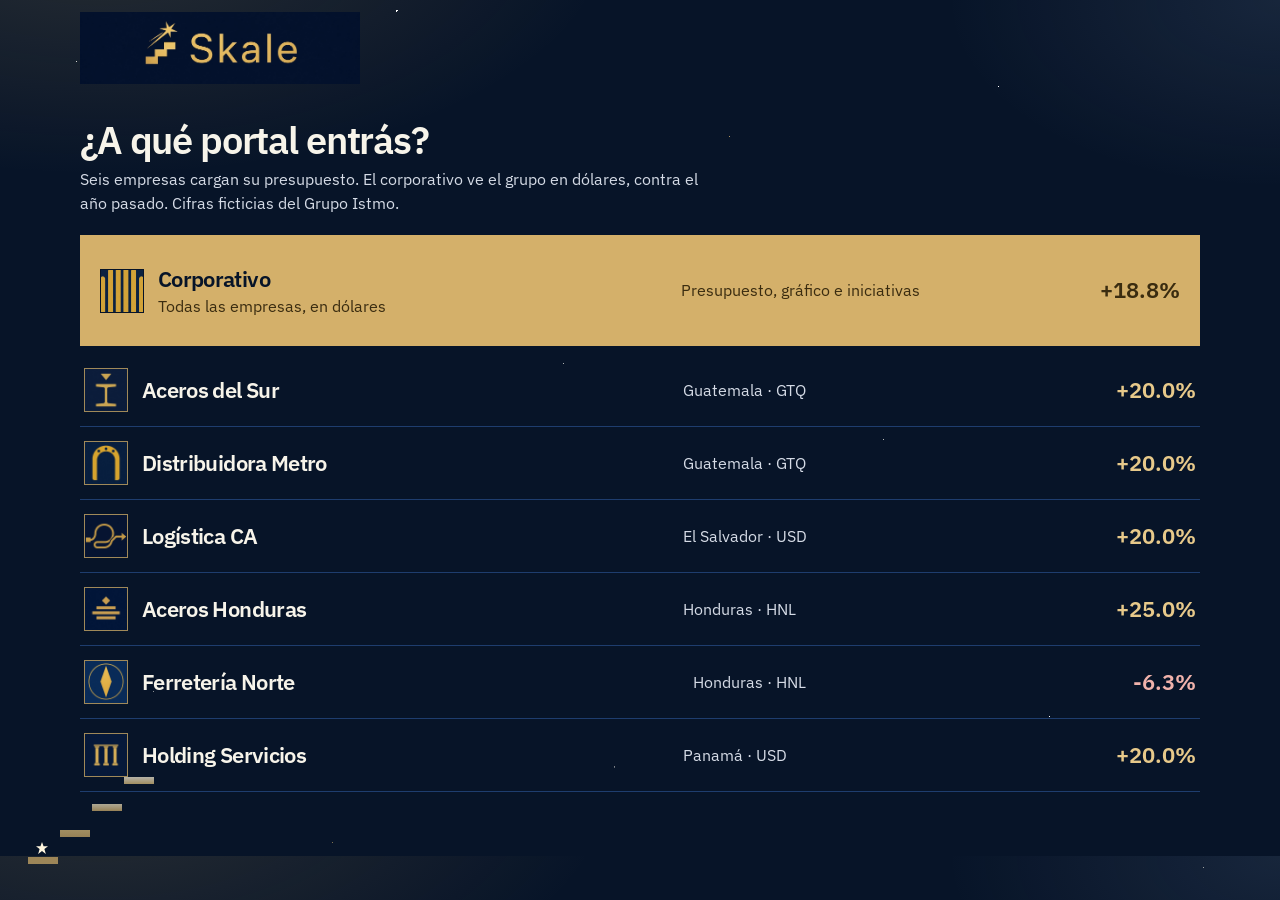
<file: index.html>
<!DOCTYPE html>
<html lang="es">
<head>
  <meta charset="utf-8">
  <meta name="viewport" content="width=device-width, initial-scale=1">
  <title>RRE · Elegir portal</title>
  <link rel="preconnect" href="https://fonts.googleapis.com">
  <link rel="preconnect" href="https://fonts.gstatic.com" crossorigin>
  <link href="https://fonts.googleapis.com/css2?family=IBM+Plex+Sans:wght@400;500;600&display=swap" rel="stylesheet">
  <link rel="stylesheet" href="portales/app.css">
  <link rel="icon" href="portales/brand/skale-mark.jpg" type="image/jpeg">
</head>
<body>
  <div class="sky" aria-hidden="true"><span class="dust"></span><span class="shot"></span><span class="stair"></span><span class="climber"></span></div>
  <header class="brandbar"><img src="portales/brand/skale-logo.jpg" alt="Skale"></header>
  <main class="wrap">
    <header class="top">
      <div>
        <h1>¿A qué portal entrás?</h1>
        <p class="sub">Seis empresas cargan su presupuesto. El corporativo ve el grupo en dólares, contra el año pasado. Cifras ficticias del Grupo Istmo.</p>
      </div>
    </header>
    <nav class="directory" id="directory"></nav>
  </main>
  <script src="portales/datos.js"></script>
  <script>
    const data = window.RRE_DATA;
    const sum = (values) => values.reduce((total, value) => total + value, 0);
    const pct = (value) => {
      const shown = (value * 100).toLocaleString("es-GT", { minimumFractionDigits: 1, maximumFractionDigits: 1 });
      return (value > 0 ? "+" : "") + shown + "%";
    };
    const usd = (amount, currency) => amount / data.fx[currency];
    let priorUsd = 0;
    let budgetUsd = 0;
    data.companies.forEach((item) => {
      priorUsd += usd(sum(data.sales[item.id].prior), item.currency);
      budgetUsd += usd(sum(data.sales[item.id].budget), item.currency);
    });
    const groupChange = (budgetUsd - priorUsd) / priorUsd;
    const marks = {
      EMP01: "portales/brand/logo-aceros-sur.jpg",
      EMP02: "portales/brand/logo-metro.jpg",
      EMP03: "portales/brand/logo-logistica.jpg",
      EMP04: "portales/brand/logo-aceros-hn.jpg",
      EMP05: "portales/brand/logo-ferreteria.jpg",
      EMP06: "portales/brand/logo-holding.jpg"
    };
    const rows = [`<a class="entry corp" href="portales/grupo.html"><span class="identity"><span class="markbox"><img class="mark" src="portales/brand/logo-istmo.jpg?v=2" alt=""></span><span><strong>Corporativo</strong><div class="meta">Todas las empresas, en dólares</div></span></span><span class="meta">Presupuesto, gráfico e iniciativas</span><span class="delta ${groupChange < 0 ? "down" : "up"}">${pct(groupChange)}</span></a>`];
    data.companies.forEach((item) => {
      const prior = sum(data.sales[item.id].prior);
      const budget = sum(data.sales[item.id].budget);
      const change = (budget - prior) / prior;
      rows.push(`<a class="entry" href="portales/empresa.html?empresa=${item.id}"><span class="identity"><span class="markbox"><img class="mark" src="${marks[item.id]}" alt=""></span><strong>${item.name}</strong></span><span class="meta">${item.country} · ${item.currency}</span><span class="delta ${change < 0 ? "down" : "up"}">${pct(change)}</span></a>`);
    });
    document.getElementById("directory").innerHTML = rows.join("");
  </script>
</body>
</html>
</file>
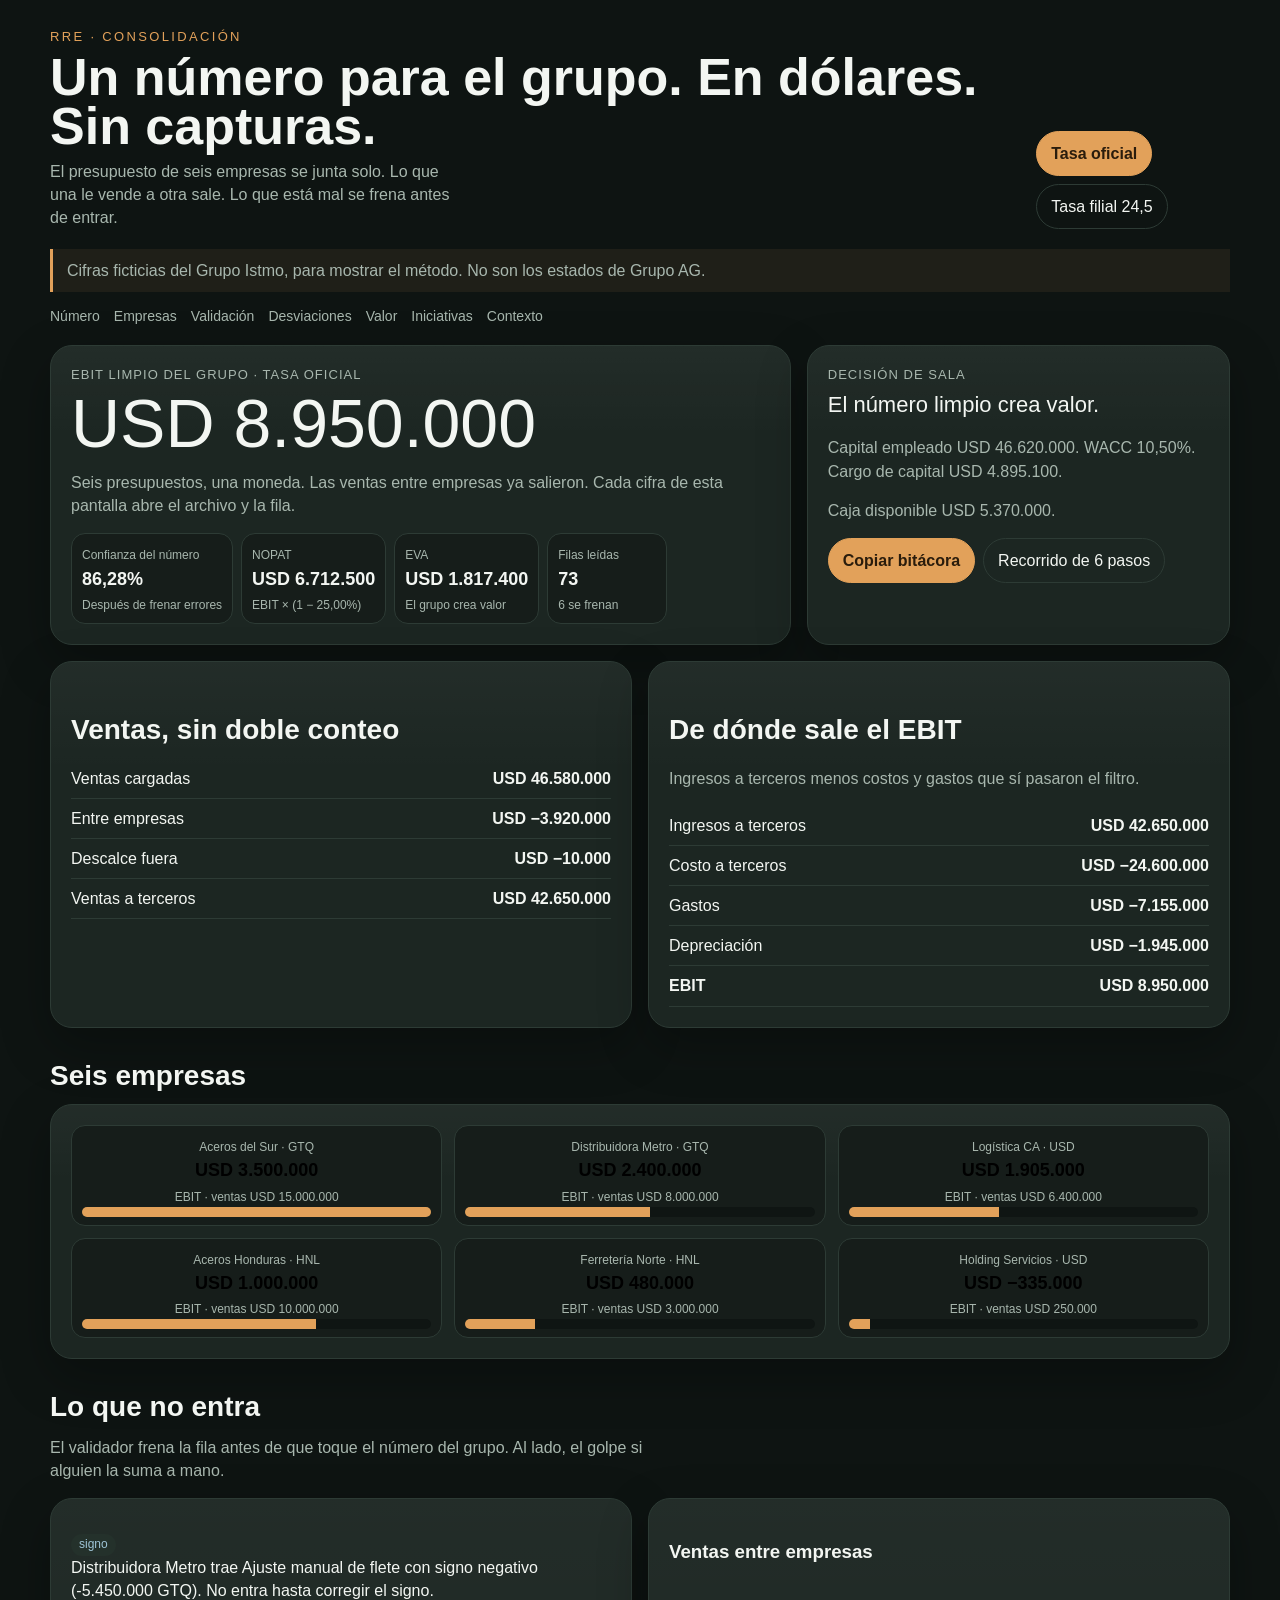
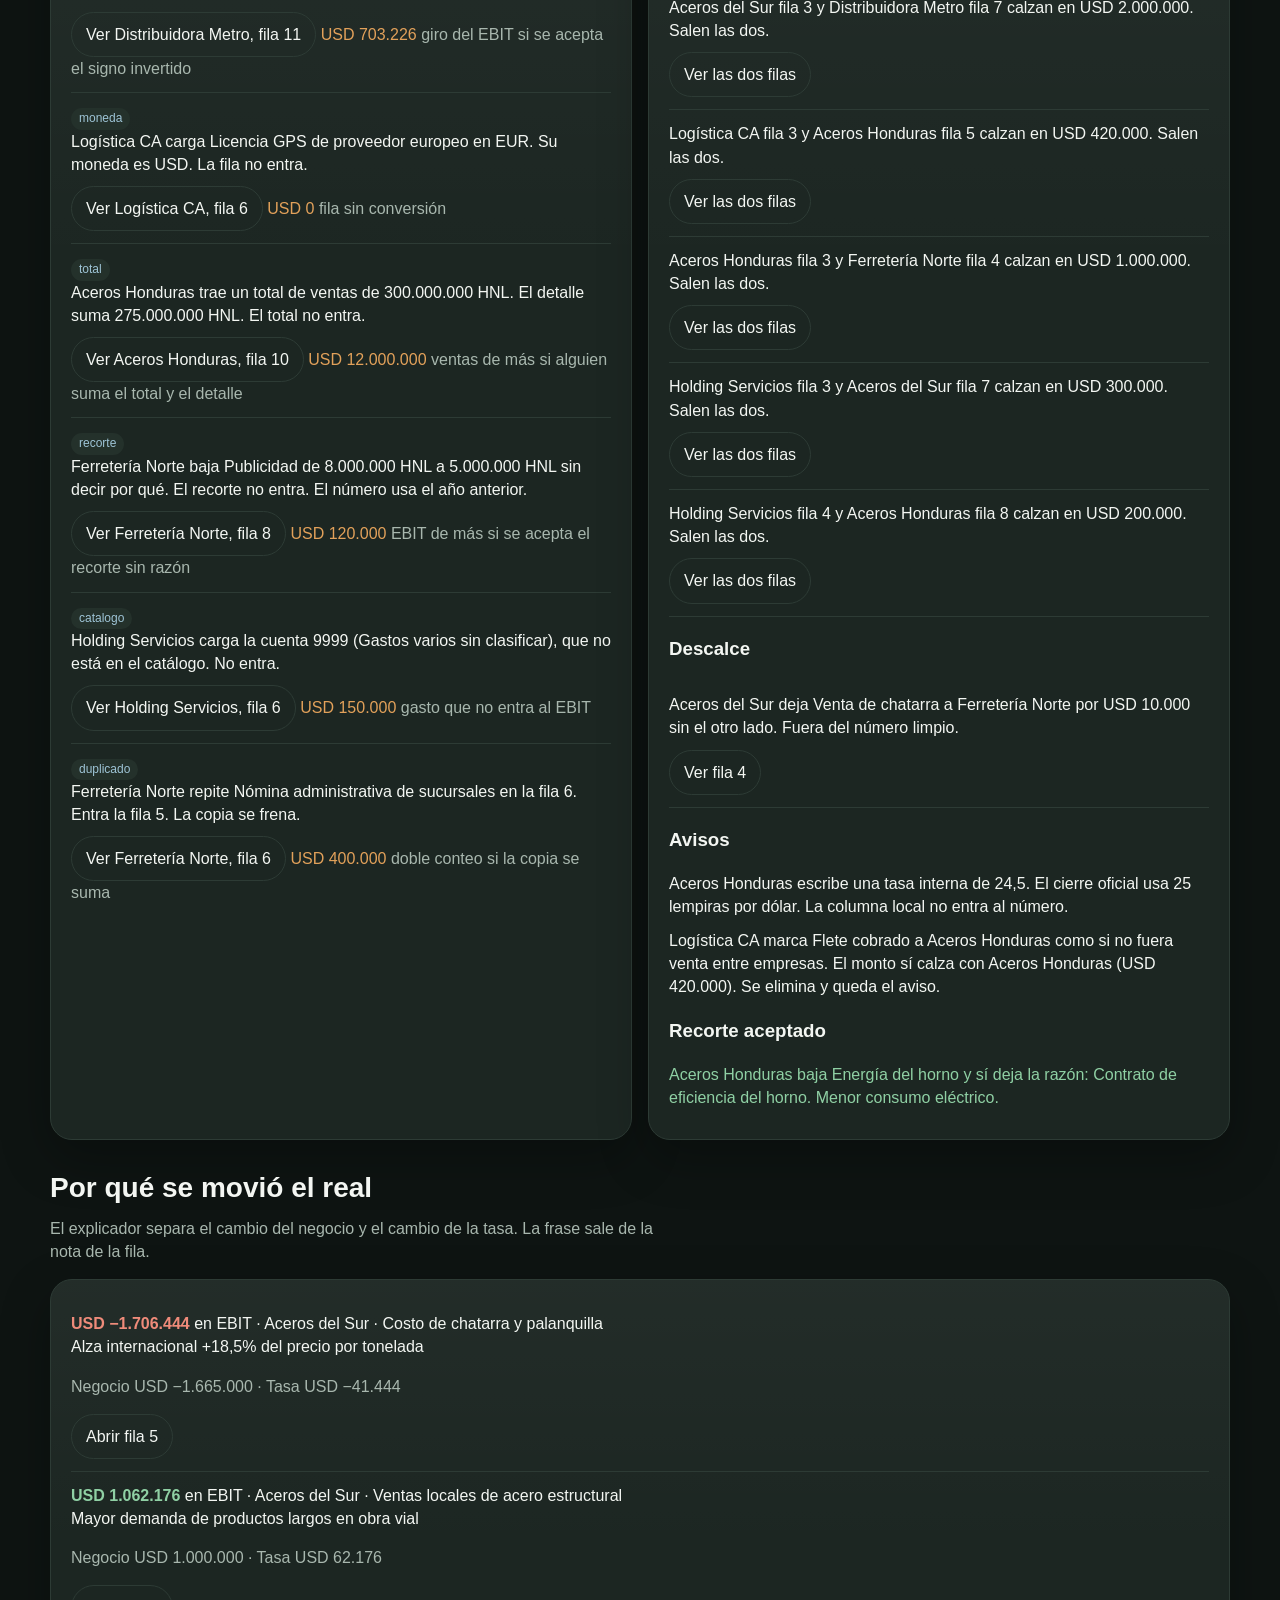
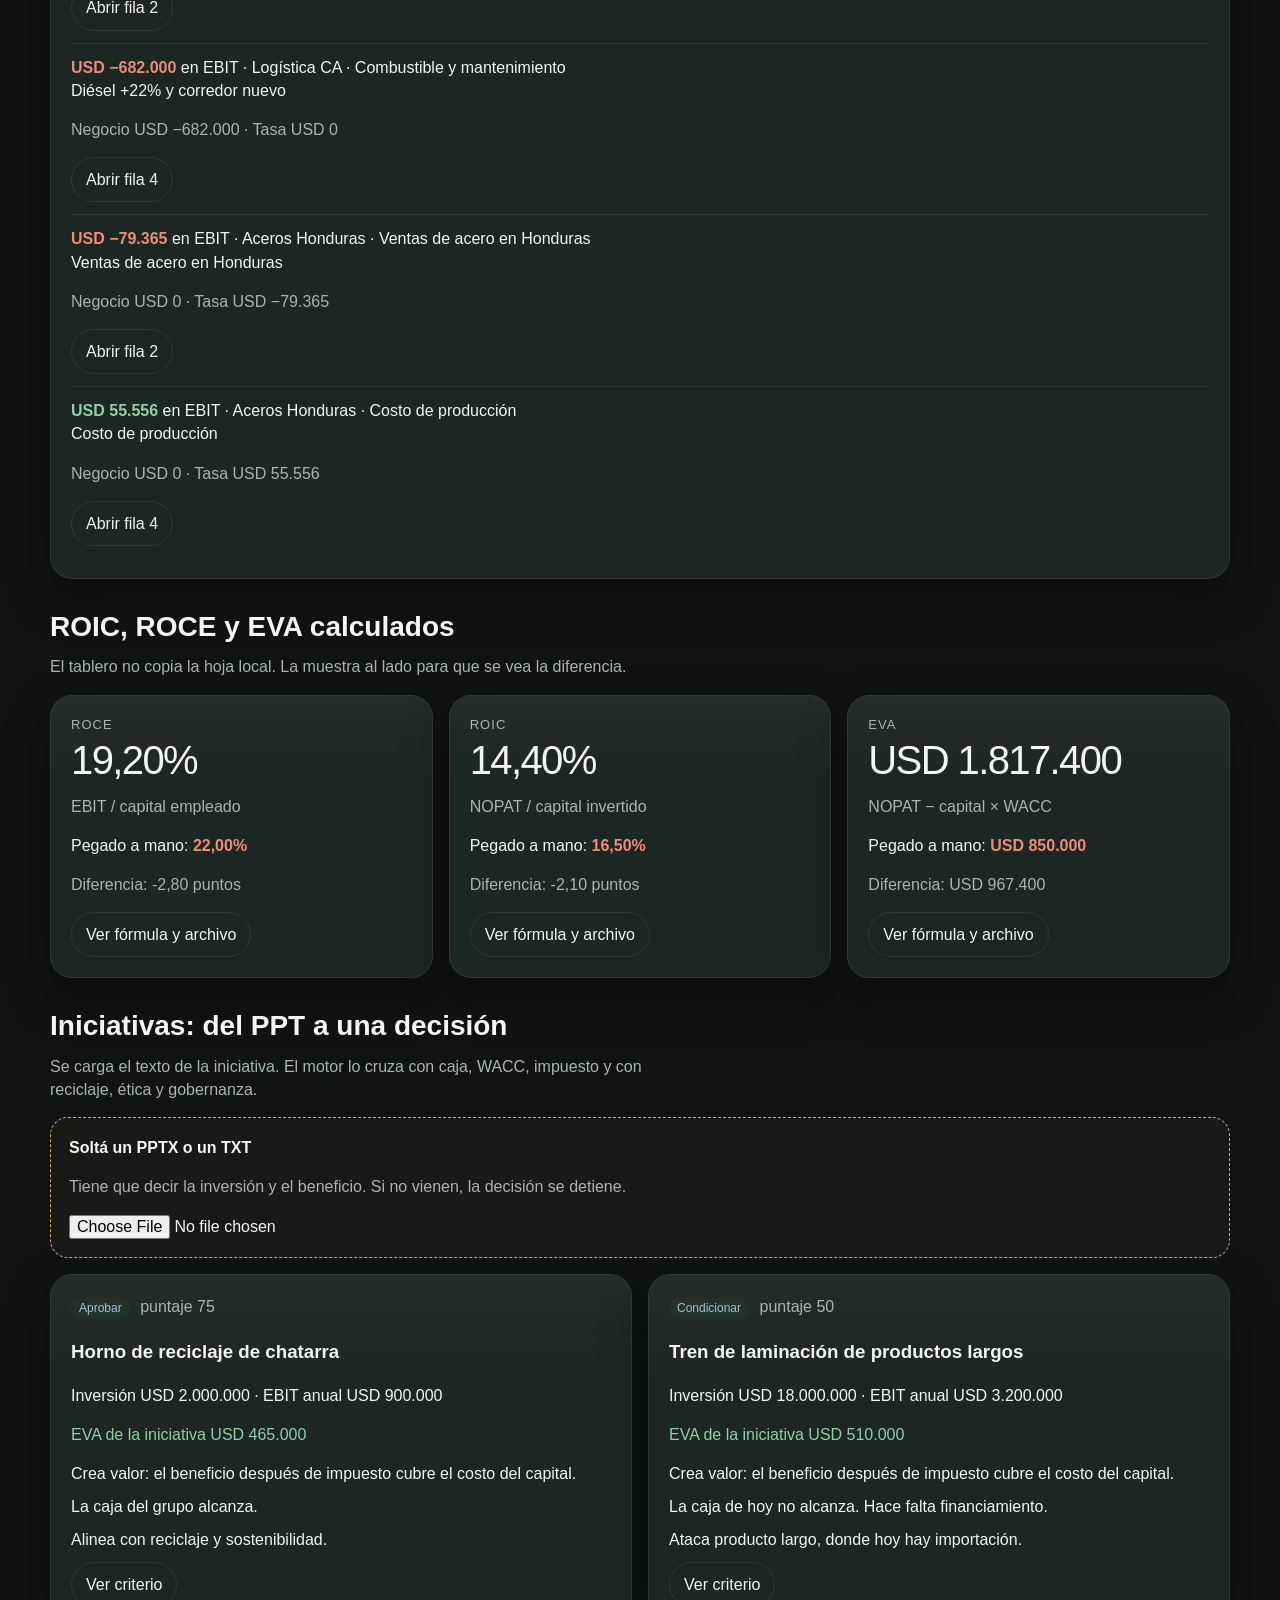
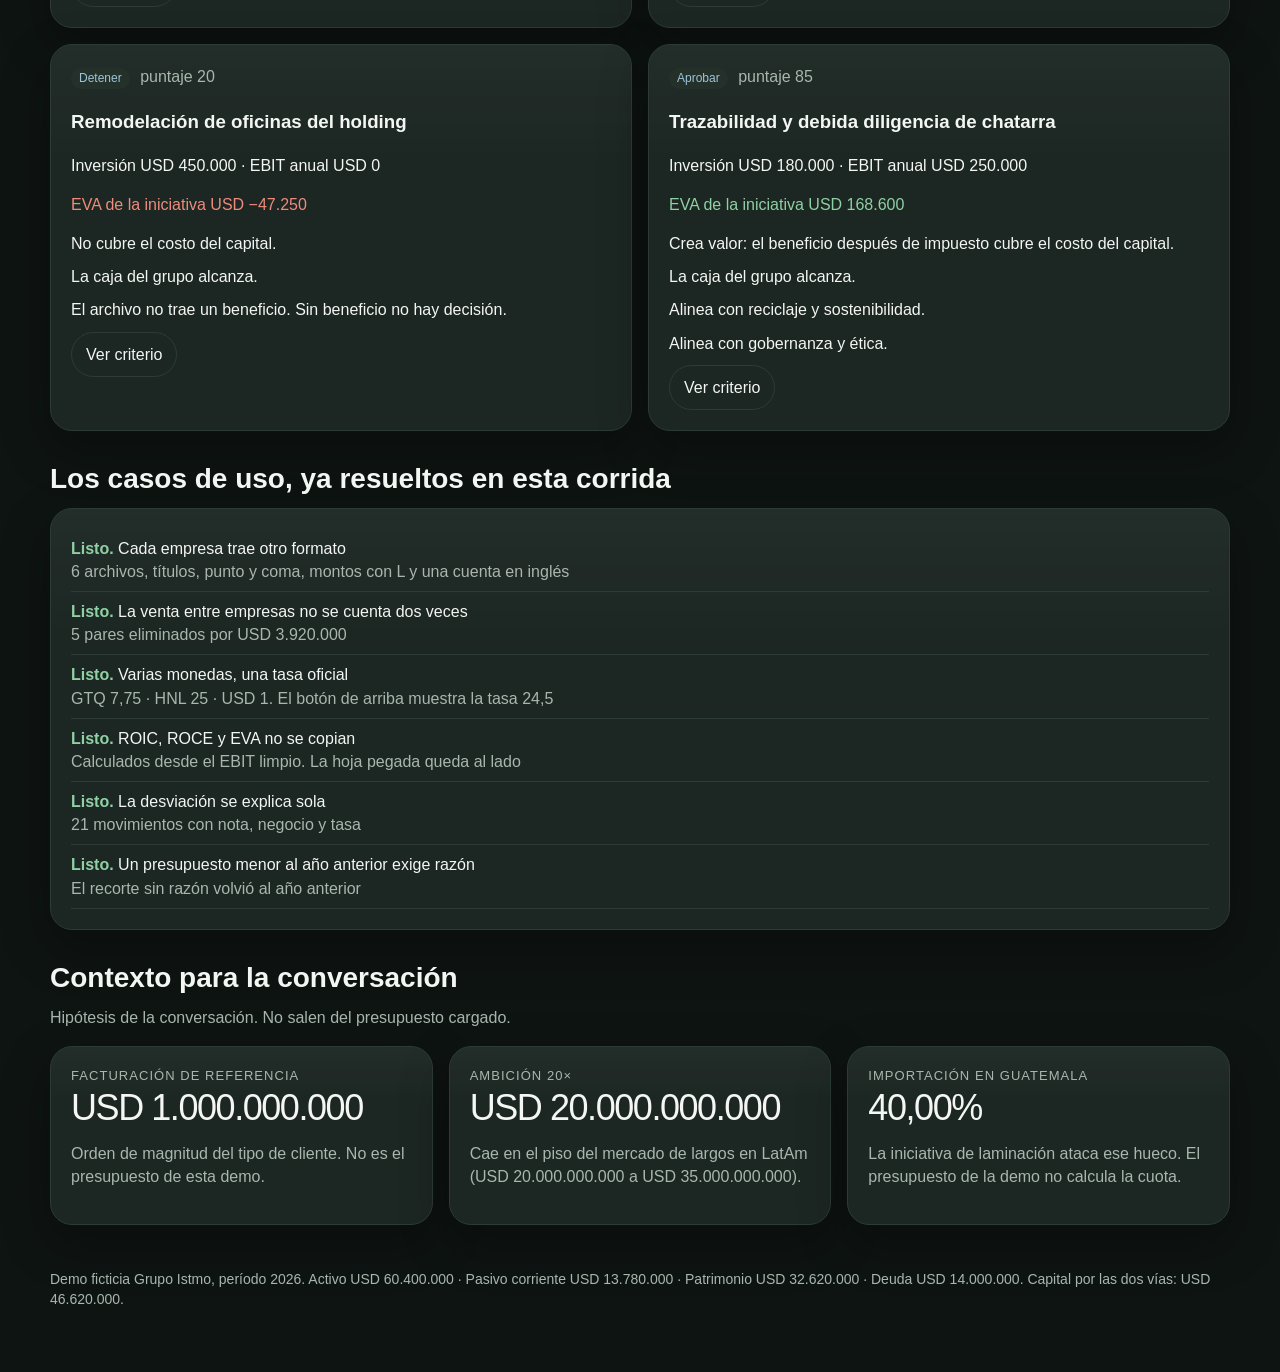
<file: mvp/index.html>
<!DOCTYPE html>
<html lang="es">
<head>
  <meta charset="utf-8">
  <meta name="viewport" content="width=device-width, initial-scale=1">
  <title>RRE · Presupuesto del grupo</title>
  <link rel="stylesheet" href="css/app.css">
</head>
<body>
  <div class="wrap">
    <header class="top">
      <div>
        <div class="brand">RRE · CONSOLIDACIÓN</div>
        <h1>Un número para el grupo. En dólares. Sin capturas.</h1>
        <p class="lede">El presupuesto de seis empresas se junta solo. Lo que una le vende a otra sale. Lo que está mal se frena antes de entrar.</p>
      </div>
      <div class="scenarios">
        <button type="button" data-scenario="oficial">Tasa oficial</button>
        <button type="button" data-scenario="filial">Tasa filial 24,5</button>
      </div>
    </header>
    <p class="banner">Cifras ficticias del Grupo Istmo, para mostrar el método. No son los estados de Grupo AG.</p>
    <nav class="nav">
      <a href="#numero">Número</a>
      <a href="#empresas">Empresas</a>
      <a href="#validar">Validación</a>
      <a href="#desvios">Desviaciones</a>
      <a href="#valor">Valor</a>
      <a href="#iniciativas">Iniciativas</a>
      <a href="#mercado">Contexto</a>
    </nav>
    <main id="app"></main>
  </div>
  <div id="shade"></div>
  <aside id="drawer" aria-label="Origen de la cifra">
    <button id="close-x" class="ghost" type="button">Cerrar</button>
  </aside>
  <script src="js/data.js"></script>
  <script src="js/engine.js"></script>
  <script src="js/ui.js"></script>
</body>
</html>
</file>
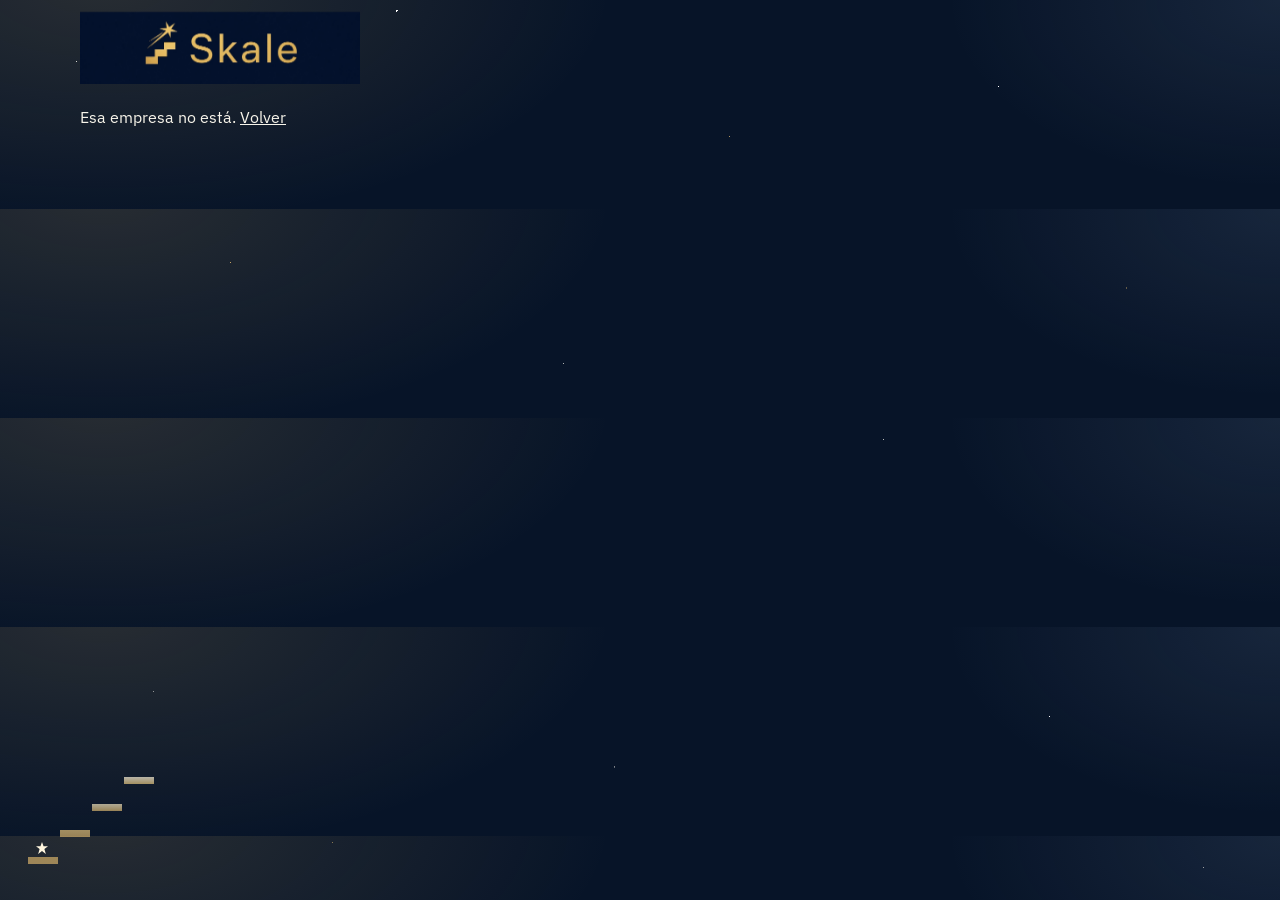
<file: portales/empresa.html>
<!DOCTYPE html>
<html lang="es">
<head>
  <meta charset="utf-8">
  <meta name="viewport" content="width=device-width, initial-scale=1">
  <title>Portal de empresa · RRE</title>
  <link rel="preconnect" href="https://fonts.googleapis.com">
  <link rel="preconnect" href="https://fonts.gstatic.com" crossorigin>
  <link href="https://fonts.googleapis.com/css2?family=IBM+Plex+Sans:wght@400;500;600&display=swap" rel="stylesheet">
  <link rel="stylesheet" href="app.css">
  <link rel="icon" href="brand/skale-mark.jpg" type="image/jpeg">
</head>
<body data-page="empresa">
  <div class="sky" aria-hidden="true"><span class="dust"></span><span class="shot"></span><span class="stair"></span><span class="climber"></span></div>
  <header class="brandbar"><a href="../index.html"><img src="brand/skale-logo.jpg" alt="Skale"></a></header>
  <main class="wrap" id="app"></main>
  <script src="https://cdn.sheetjs.com/xlsx-0.20.3/package/dist/xlsx.full.min.js"></script>
  <script src="datos.js"></script>
  <script src="skala.js"></script>
  <script src="app.js"></script>
</body>
</html>
</file>
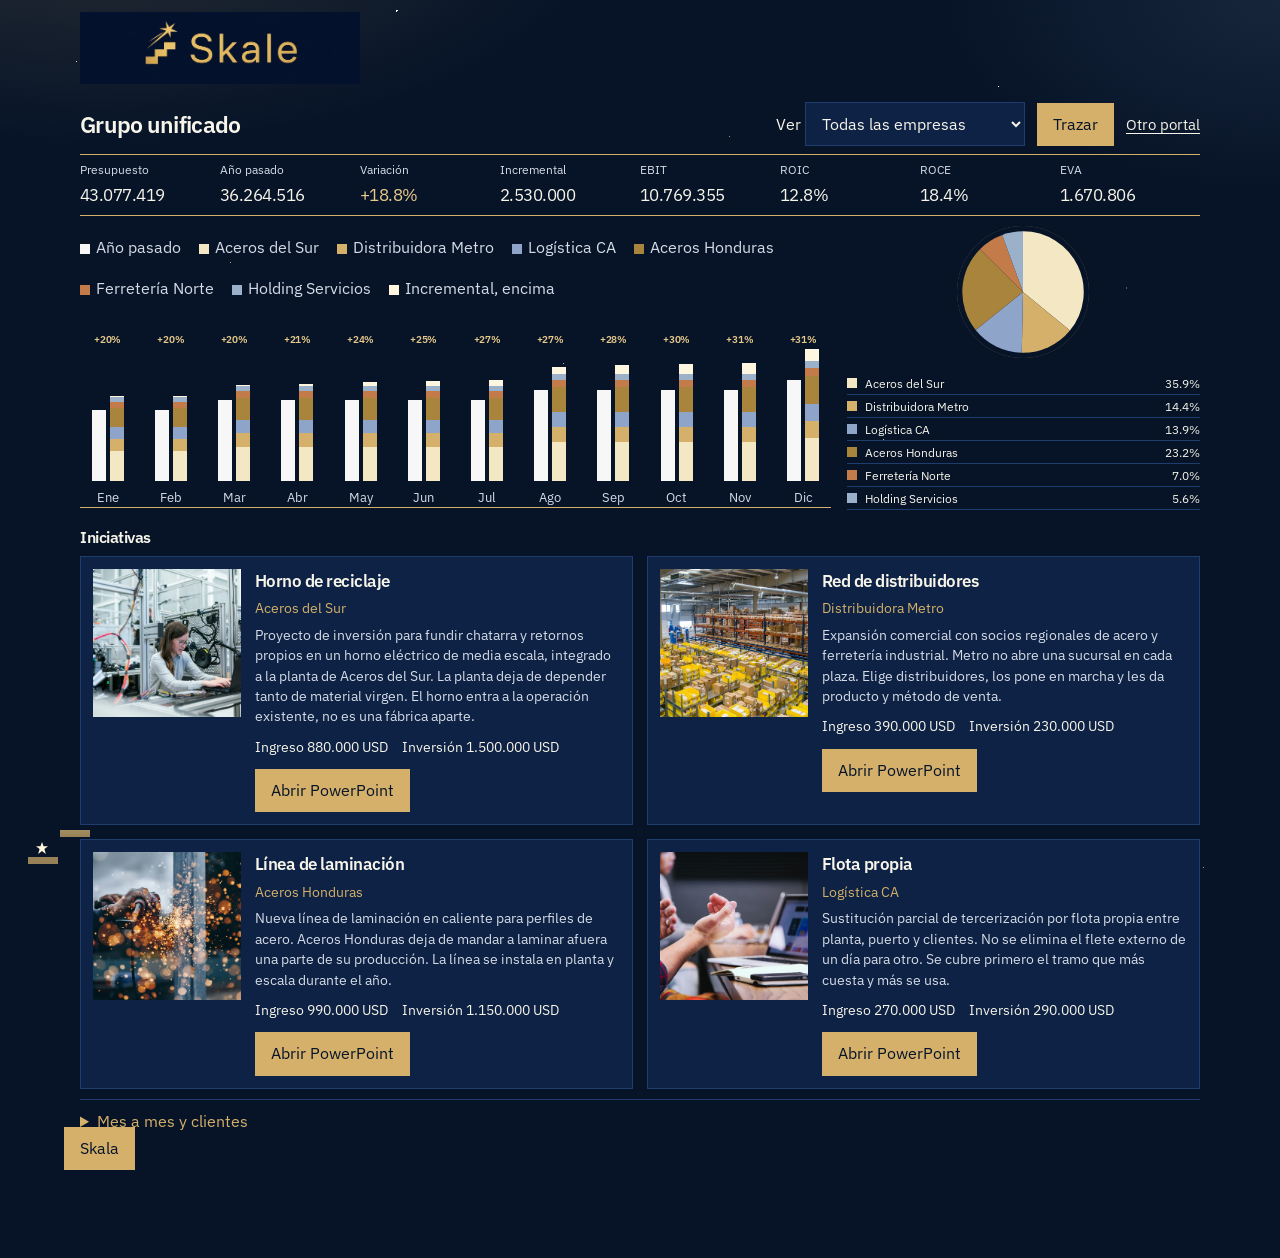
<file: portales/grupo.html>
<!DOCTYPE html>
<html lang="es">
<head>
  <meta charset="utf-8">
  <meta name="viewport" content="width=device-width, initial-scale=1">
  <title>Corporativo · RRE</title>
  <link rel="preconnect" href="https://fonts.googleapis.com">
  <link rel="preconnect" href="https://fonts.gstatic.com" crossorigin>
  <link href="https://fonts.googleapis.com/css2?family=IBM+Plex+Sans:wght@400;500;600&display=swap" rel="stylesheet">
  <link rel="stylesheet" href="app.css">
  <link rel="icon" href="brand/skale-mark.jpg" type="image/jpeg">
</head>
<body data-page="grupo">
  <div class="sky" aria-hidden="true"><span class="dust"></span><span class="shot"></span><span class="stair"></span><span class="climber"></span></div>
  <header class="brandbar"><a href="../index.html"><img src="brand/skale-logo.jpg" alt="Skale"></a></header>
  <main class="wrap" id="app"></main>
  <script src="datos.js"></script>
  <script src="previews.js"></script>
  <script src="skala.js"></script>
  <script src="app.js"></script>
</body>
</html>
</file>
<file: portales/app.css>
:root {
  --bg: #071428;
  --surface: #0d2244;
  --ink: #f7f4ea;
  --muted: #d5dbe6;
  --line: #1e3d6e;
  --gold: #d4b06a;
  --accent: #d4b06a;
  --base: #d4b06a;
  --prior: #f7f7f7;
  --inc: #fff6df;
  --up: #e7c98a;
  --down: #f0b2ab;
  --focus: #d4b06a;
}

* { box-sizing: border-box; }
html { scroll-behavior: smooth; }
body {
  margin: 0;
  color: var(--ink);
  background:
    radial-gradient(880px 420px at 8% -8%, rgba(212, 176, 106, 0.16), transparent 58%),
    radial-gradient(640px 360px at 100% 0%, rgba(142, 164, 200, 0.12), transparent 52%),
    var(--bg);
  font: 16px/1.45 "IBM Plex Sans", "Segoe UI", sans-serif;
  font-variant-numeric: tabular-nums;
}
.sky { position: fixed; inset: 0; z-index: 0; pointer-events: none; overflow: hidden; }
.brandbar, .wrap { position: relative; z-index: 1; }
.dust, .shot, .stair, .climber { position: absolute; }
.dust {
  inset: -10% 0 auto;
  height: 140%;
  background-image:
    radial-gradient(1.4px 1.4px at 6% 12%, rgba(247, 244, 234, 0.85) 50%, transparent 52%),
    radial-gradient(1px 1px at 18% 28%, rgba(212, 176, 106, 0.9) 50%, transparent 52%),
    radial-gradient(1.6px 1.6px at 31% 8%, #fff 50%, transparent 52%),
    radial-gradient(1px 1px at 44% 36%, rgba(247, 244, 234, 0.7) 50%, transparent 52%),
    radial-gradient(1.2px 1.2px at 57% 18%, rgba(212, 176, 106, 0.8) 50%, transparent 52%),
    radial-gradient(1px 1px at 69% 42%, rgba(247, 244, 234, 0.75) 50%, transparent 52%),
    radial-gradient(1.5px 1.5px at 78% 14%, #fff 50%, transparent 52%),
    radial-gradient(1px 1px at 88% 30%, rgba(212, 176, 106, 0.85) 50%, transparent 52%),
    radial-gradient(1.2px 1.2px at 12% 62%, rgba(247, 244, 234, 0.55) 50%, transparent 52%),
    radial-gradient(1px 1px at 26% 74%, rgba(212, 176, 106, 0.6) 50%, transparent 52%),
    radial-gradient(1.4px 1.4px at 48% 68%, rgba(247, 244, 234, 0.5) 50%, transparent 52%),
    radial-gradient(1px 1px at 63% 80%, rgba(212, 176, 106, 0.55) 50%, transparent 52%),
    radial-gradient(1.2px 1.2px at 82% 64%, #fff 50%, transparent 52%),
    radial-gradient(1px 1px at 94% 76%, rgba(247, 244, 234, 0.6) 50%, transparent 52%);
  animation: drift 36s linear infinite;
}
.shot {
  top: 16%;
  left: -18%;
  width: 120px;
  height: 2px;
  background: linear-gradient(90deg, transparent, #fff6df 35%, #d4b06a);
  filter: drop-shadow(0 0 8px #d4b06a);
  animation: shoot 8.5s ease-in infinite;
}
.stair {
  left: 28px;
  bottom: 36px;
  width: 132px;
  height: 96px;
  opacity: 0.7;
  background:
    linear-gradient(#d4b06a, #d4b06a) 0 100% / 30px 7px no-repeat,
    linear-gradient(#e3c27a, #d4b06a) 32px 70% / 30px 7px no-repeat,
    linear-gradient(#f4e7c3, #d4b06a) 64px 40% / 30px 7px no-repeat,
    linear-gradient(#fff6df, #e3c27a) 96px 10% / 30px 7px no-repeat;
}
.climber {
  left: 36px;
  bottom: 46px;
  width: 12px;
  height: 12px;
  background: #fff6df;
  clip-path: polygon(50% 0, 63% 36%, 100% 36%, 70% 58%, 82% 100%, 50% 74%, 18% 100%, 30% 58%, 0 36%, 37% 36%);
  filter: drop-shadow(0 0 8px #d4b06a);
  animation: climb 5.2s cubic-bezier(.4, 0, .2, 1) infinite;
}
a { color: inherit; }
button, input, select { font: inherit; color: inherit; }
button { cursor: pointer; }
:focus-visible { outline: 2px solid var(--focus); outline-offset: 3px; }
.wrap { width: min(1120px, calc(100% - 40px)); margin: 0 auto; padding-bottom: 64px; }

.top {
  display: flex;
  justify-content: space-between;
  gap: 24px;
  align-items: flex-end;
  padding: 36px 0 20px;
}
h1, h2, h3 { text-wrap: balance; font-weight: 600; letter-spacing: -0.03em; }
h1 { font-size: 2.4rem; line-height: 1.05; margin: 0; }
h2 { font-size: 1.25rem; margin: 28px 0 10px; }
h3 { font-size: 1.05rem; margin: 0 0 4px; }
.sub { max-width: 62ch; color: var(--muted); margin: 8px 0 0; text-wrap: pretty; }
.back { font-size: 0.95rem; text-decoration: underline; text-underline-offset: 3px; }

.directory { display: flex; flex-direction: column; border-top: 1px solid var(--gold); }
.entry {
  display: grid;
  grid-template-columns: 1.4fr 1fr auto;
  gap: 16px;
  align-items: center;
  padding: 14px 4px;
  border-bottom: 1px solid var(--line);
  text-decoration: none;
}
.entry { animation: arrive 0.55s ease both; }
.entry:nth-child(2) { animation-delay: 0.06s; }
.entry:nth-child(3) { animation-delay: 0.12s; }
.entry:nth-child(4) { animation-delay: 0.18s; }
.entry:nth-child(5) { animation-delay: 0.24s; }
.entry:nth-child(6) { animation-delay: 0.3s; }
.entry:nth-child(7) { animation-delay: 0.36s; }
.entry:hover { background: rgba(212, 176, 106, 0.12); transform: translateX(6px); }
.identity { display: flex; align-items: center; gap: 14px; }
.markbox { width: 44px; height: 44px; overflow: hidden; flex: none; border: 1px solid rgba(212, 176, 106, 0.75); }
.mark { width: 100%; height: 100%; object-fit: cover; transform: scale(1.45); }
.entry.corp .markbox { border-color: #071428; }
.entry.corp .mark { transform: scale(2.15); }
.entry strong { font-size: 1.35rem; font-weight: 600; letter-spacing: -0.03em; }
.entry .meta { color: var(--muted); }
.entry .delta { font-size: 1.35rem; font-weight: 600; }
.entry.corp {
  background: var(--gold);
  color: #071428;
  padding: 28px 20px;
  margin-bottom: 8px;
  border: 0;
}
.entry.corp .meta,
.entry.corp .delta.up,
.entry.corp .delta.down { color: #3a2c10; }
.entry.corp:hover { background: #e3c27a; }

.ledger {
  display: grid;
  grid-template-columns: repeat(auto-fit, minmax(180px, 1fr));
  border-top: 1px solid var(--gold);
  border-bottom: 1px solid var(--gold);
  margin: 8px 0 28px;
}
.ledger div { padding: 14px 16px 16px 0; transition: background 0.25s ease; }
.ledger div:hover { background: linear-gradient(90deg, rgba(212, 176, 106, 0.16), transparent 80%); }
.ledger dt { color: var(--muted); font-size: 0.92rem; }
.ledger dd { margin: 4px 0 0; font-size: 1.7rem; letter-spacing: -0.03em; }
.ledger small { font-size: 0.75rem; color: var(--muted); margin-left: 4px; }

.sheet {
  background: var(--surface);
  border: 1px solid var(--line);
  padding: 8px 8px 4px;
  overflow-x: auto;
}
.explain { max-height: 320px; overflow: auto; }
.brandbar { display: flex; align-items: center; width: min(1120px, calc(100% - 40px)); margin: 0 auto; padding-top: 12px; }
.brandbar img { height: 72px; width: 280px; object-fit: cover; object-position: center; }
.finding { margin: 4px 0; }
.finding.error { color: var(--down); }
.trace { border: 1px solid var(--gold); padding: 14px; margin-top: 16px; background: var(--surface); }
.tools { flex-wrap: wrap; }
table { width: 100%; border-collapse: collapse; }
th, td { text-align: right; padding: 8px 10px; border-bottom: 1px solid var(--line); }
th:first-child, td:first-child { text-align: left; }
th { color: var(--muted); font-weight: 500; font-size: 0.85rem; }
.up { color: var(--up); }
.down { color: var(--down); }
.note { color: var(--muted); font-size: 0.92rem; }

.chart-box { margin-top: 8px; }
.legend { display: flex; gap: 18px; margin: 0 0 12px; color: var(--muted); flex-wrap: wrap; }
.swatch { display: inline-block; width: 10px; height: 10px; margin-right: 6px; vertical-align: -1px; }
.swatch.base { background: var(--base); }
.swatch.inc { background: var(--inc); }
.swatch.prior { background: var(--prior); }
.chart {
  display: grid;
  grid-template-columns: repeat(12, 1fr);
  gap: 8px;
  align-items: end;
  height: 300px;
  border-bottom: 1px solid var(--gold);
  overflow: visible;
}
.month { position: relative; display: flex; flex-direction: column; align-items: center; height: 100%; justify-content: flex-end; }
.lift { font-size: 0.62rem; line-height: 1; font-weight: 600; margin-bottom: 4px; letter-spacing: -0.03em; white-space: nowrap; }
.tip {
  display: none;
  position: absolute;
  z-index: 6;
  left: 50%;
  bottom: calc(100% - 14px);
  transform: translateX(-50%);
  width: max-content;
  background: #0d2244;
  border: 1px solid var(--gold);
  padding: 8px 10px;
  box-shadow: 0 12px 28px rgba(0, 0, 0, 0.35);
}
.tip strong, .tip span { display: block; font-size: 0.78rem; }
.month:hover { z-index: 6; }
.month:hover .tip { display: block; }
.month:nth-child(-n+2) .tip { left: 0; transform: none; }
.month:nth-child(n+11) .tip { left: auto; right: 0; transform: none; }
.pair { height: 230px; display: flex; align-items: flex-end; justify-content: center; gap: 4px; }
.col { width: 14px; height: 100%; display: flex; align-items: flex-end; }
.stack { flex-direction: column; justify-content: flex-end; }
.bar { width: 14px; transform-origin: bottom center; animation: grow 0.7s cubic-bezier(.16, .84, .32, 1) both; animation-delay: calc(var(--i, 0) * 45ms); }
.bar:hover { filter: brightness(1.25); }
.bar.base { background: var(--base); }
.bar.inc { background: var(--inc); }
.bar.prior { background: var(--prior); }
.month .name { margin-top: 8px; font-size: 0.8rem; color: var(--muted); }
.viz { display: grid; grid-template-columns: 1.7fr 0.8fr; gap: 28px; align-items: center; }
.pie-wrap { position: relative; display: flex; flex-direction: column; align-items: center; gap: 14px; }
.pie-card {
  width: 100%;
  background: #0d2244;
  border: 1px solid var(--gold);
  padding: 10px 12px;
  box-shadow: 0 12px 28px rgba(0, 0, 0, 0.35);
}
.pie-card[hidden] { display: none; }
.pie-card strong, .pie-card span, .pie-card p { display: block; }
.pie-card p { margin: 2px 0 8px; color: var(--muted); font-size: 0.85rem; }
.pie-card span { font-size: 0.85rem; padding: 2px 0; }
.pie path { cursor: pointer; }
.pie path.on { filter: brightness(1.28); }
.pie-legend li.on { background: rgba(212, 176, 106, 0.14); }
@property --turn { syntax: "<angle>"; inherits: false; initial-value: 360deg; }
.pie {
  width: 210px;
  height: 210px;
  border-radius: 50%;
  box-shadow: 0 0 0 1px rgba(212, 176, 106, 0.45), 0 0 28px rgba(212, 176, 106, 0.2);
  -webkit-mask: conic-gradient(#000 var(--turn), transparent 0);
  mask: conic-gradient(#000 var(--turn), transparent 0);
  animation: sweep 1.15s ease-out both;
}
.pie-legend { list-style: none; margin: 0; padding: 0; width: 100%; }
.pie-legend li { display: flex; justify-content: space-between; gap: 12px; padding: 4px 0; border-bottom: 1px solid var(--line); font-size: 0.92rem; cursor: pointer; }
.pie-legend i { width: 10px; height: 10px; display: inline-block; margin-right: 8px; }
.split { display: grid; grid-template-columns: 1.45fr 0.7fr; gap: 32px; align-items: start; }
.actions { display: flex; flex-direction: column; gap: 12px; position: sticky; top: 16px; }
.actions .solid { width: 100%; text-align: center; }
form[hidden], .drawer[hidden] { display: none; }
.drawer, .preview { border: 1px solid var(--gold); padding: 14px; background: var(--surface); }
.row-actions { display: flex; gap: 12px; align-items: center; }
.edit-item { display: grid; gap: 8px; margin-top: 16px; padding-top: 12px; border-top: 1px solid var(--line); }

.uploads { display: grid; grid-template-columns: 1fr 1fr; gap: 28px; margin-top: 28px; }
form { display: grid; gap: 10px; align-content: start; }
input[type="text"], input:not([type="file"]), select {
  background: var(--surface);
  border: 1px solid var(--line);
  border-radius: 0;
  padding: 10px 12px;
}
input[type="file"] { font-size: 0.92rem; }
button.solid, a.solid {
  position: relative;
  overflow: hidden;
  justify-self: start;
  background: var(--gold);
  color: #071428;
  border: 0;
  padding: 10px 16px;
  text-decoration: none;
  text-align: center;
  transition: background 0.2s ease, transform 0.2s ease;
}
button.solid::after, a.solid::after {
  content: "";
  position: absolute;
  inset: 0;
  background: linear-gradient(110deg, transparent 30%, rgba(255, 255, 255, 0.55), transparent 70%);
  transform: translateX(-130%);
}
button.solid:hover, a.solid:hover { background: #e3c27a; transform: translateY(-1px); }
button.solid:hover::after, a.solid:hover::after { animation: sheen 0.55s ease; }
button.ghost {
  background: transparent;
  border: 0;
  color: var(--muted);
  text-decoration: underline;
  text-underline-offset: 3px;
  padding: 8px 0;
}
.tools { display: flex; justify-content: flex-end; align-items: center; gap: 12px; margin: 0; flex-wrap: wrap; }
body[data-page="grupo"] .wrap { padding-bottom: 72px; }
body[data-page="grupo"] .board-top { padding: 12px 0 8px; align-items: center; }
body[data-page="grupo"] h1 { font-size: 1.45rem; }
body[data-page="grupo"] .board-ledger { margin: 0 0 10px; grid-template-columns: repeat(8, minmax(0, 1fr)); }
body[data-page="grupo"] .board-ledger div { padding: 6px 8px 8px 0; }
body[data-page="grupo"] .board-ledger dd { font-size: 1.05rem; }
body[data-page="grupo"] .board-ledger dt { font-size: 0.75rem; }
body[data-page="grupo"] h2 { margin: 12px 0 6px; font-size: 1rem; }
body[data-page="grupo"] .chart { height: 196px; }
body[data-page="grupo"] .pair { height: 132px; }
body[data-page="grupo"] .pie { width: 132px; height: 132px; }
body[data-page="grupo"] .viz { gap: 16px; align-items: center; }
body[data-page="grupo"] .pie-legend li { font-size: 0.78rem; padding: 2px 0; }
.budget-call {
  display: flex;
  justify-content: space-between;
  gap: 16px;
  align-items: flex-start;
  margin: 0 0 14px;
  padding: 12px 14px;
  background: var(--surface);
  border: 1px solid var(--line);
}
.budget-call h2 { margin: 0 0 4px; }
.budget-call .decide { margin-top: 0; justify-content: flex-end; }
.previews { margin-top: 16px; }
.preview-row { display: grid; grid-template-columns: 1fr 1fr; gap: 14px; }
.initiative {
  display: grid;
  grid-template-columns: 148px minmax(0, 1fr);
  gap: 14px;
  align-items: start;
  min-width: 0;
  overflow: hidden;
  background: var(--surface);
  border: 1px solid var(--line);
  padding: 12px;
}
.initiative > img,
.initiative .preview-fallback {
  width: 148px;
  height: 148px;
  max-width: 100%;
  min-width: 0;
  object-fit: cover;
  display: block;
}
.initiative > div { min-width: 0; display: flex; flex-direction: column; align-items: flex-start; gap: 6px; }
.preview-fallback { display: grid; place-items: center; color: var(--muted); background: #071428; font-size: 0.85rem; }
.initiative h3 { margin: 0; font-size: 1.05rem; }
.initiative .who { margin: 0; color: var(--gold); font-size: 0.85rem; }
.initiative p { margin: 0; color: var(--muted); font-size: 0.88rem; }
.initiative .figures { display: flex; flex-wrap: wrap; gap: 4px 14px; margin-top: 4px; color: var(--ink); }
.initiative .figures span { white-space: nowrap; }
.initiative .solid { margin-top: 6px; position: static; }
.initiative .verdict { margin-top: 4px; }
.verdict.aceptada { color: var(--up); }
.verdict.rechazada { color: var(--down); }
.decide { display: flex; flex-wrap: wrap; gap: 8px; align-items: center; margin-top: 8px; }
.reject-box { display: grid; gap: 8px; width: 100%; }
.reject-box[hidden] { display: none; }
.reject-box textarea {
  width: 100%;
  background: #071428;
  border: 1px solid var(--line);
  color: inherit;
  padding: 8px 10px;
  font: inherit;
  resize: vertical;
}
button.line {
  background: transparent;
  color: var(--down);
  border: 1px solid var(--down);
  padding: 10px 16px;
}
button.line:hover { background: rgba(240, 178, 171, 0.12); }
.notice-layer {
  position: fixed;
  inset: 0;
  z-index: 30;
  display: grid;
  place-items: center;
  background: rgba(7, 20, 40, 0.72);
}
.notice {
  width: min(520px, calc(100% - 40px));
  background: #0d2244;
  border: 1px solid var(--gold);
  padding: 22px 24px;
  box-shadow: 0 24px 60px rgba(0, 0, 0, 0.45);
}
.notice h2 { margin: 0 0 12px; }
.notice article { border-top: 1px solid var(--line); padding: 12px 0; }
.notice article p { margin: 6px 0 0; }
.notice .solid { margin-top: 8px; }
.skala-widget { position: fixed; right: 16px; bottom: 16px; z-index: 8; }
.skala-layer {
  position: fixed;
  inset: 0;
  z-index: 40;
  display: grid;
  place-items: center;
  padding: 20px;
  background: rgba(7, 20, 40, 0.72);
}
.skala-panel {
  width: min(880px, 100%);
  max-height: calc(100vh - 40px);
  overflow: auto;
  background: #0d2244;
  border: 1px solid var(--gold);
  padding: 18px 20px 24px;
}
.skala-panel header { display: flex; justify-content: space-between; gap: 16px; align-items: flex-start; }
.skala-panel h2 { margin: 0 0 6px; }
.skala-scope { display: inline-flex; align-items: center; gap: 8px; margin-top: 12px; }
.skala-grid { display: grid; gap: 12px; margin-top: 12px; }
.skala-card { border: 1px solid var(--line); padding: 12px 14px; }
.skala-card h3 { margin: 0; }
.skala-card dl { display: grid; grid-template-columns: repeat(3, minmax(0, 1fr)); gap: 10px; margin: 10px 0 8px; }
.skala-card dt { color: var(--muted); font-size: 0.78rem; }
.skala-card dd { margin: 2px 0 0; font-size: 1.05rem; }
.skala-card small { display: block; margin-top: 2px; color: var(--muted); font-size: 0.75rem; }
.skala-track { position: relative; height: 8px; margin: 8px 0 10px; background: #071428; }
.skala-track .now { position: absolute; left: 0; top: 0; bottom: 0; background: var(--gold); }
.skala-track .want { position: absolute; top: -3px; width: 2px; height: 14px; background: #fff; }
.skala-card p { margin: 0; }
.dock { position: fixed; right: 16px; bottom: 16px; z-index: 5; width: min(380px, calc(100% - 32px)); display: flex; flex-direction: column; align-items: flex-end; gap: 8px; }
.dock-panel { width: 100%; max-height: min(420px, 58vh); overflow: auto; background: #0d2244; border: 1px solid var(--gold); padding: 12px 14px; box-shadow: 0 16px 40px rgba(0, 0, 0, 0.35); animation: lift 0.28s ease; }
.fold { margin-top: 10px; border-top: 1px solid var(--line); }
.fold summary { cursor: pointer; color: var(--gold); padding: 10px 0; }
.fold summary:hover { color: #e3c27a; }
tbody tr { transition: background 0.15s ease; }
tbody tr:hover { background: rgba(212, 176, 106, 0.08); }
.trace { animation: lift 0.3s ease; box-shadow: 0 0 24px rgba(212, 176, 106, 0.16); }
.dock-panel[hidden] { display: none; }
.dock .init-list article { grid-template-columns: 1fr; gap: 6px; }
.dock h2 { margin: 0 0 8px; }
select#filtro { min-width: 220px; }

.init-list { display: grid; gap: 0; border-top: 1px solid var(--line); }
.init-list article { display: grid; grid-template-columns: 1.4fr 1fr auto; gap: 12px; align-items: baseline; padding: 14px 0; border-bottom: 1px solid var(--line); }
.init-list p { margin: 0; color: var(--muted); }

@media (max-width: 800px) {
  .entry, .ledger, .uploads, .init-list article, .viz, .split, body[data-page="grupo"] .board-ledger { grid-template-columns: 1fr 1fr; }
  .ledger dd { font-size: 1.4rem; }
  h1 { font-size: 2rem; }
  .chart, .pair { height: 200px; }
  .actions { position: static; }
  .preview-row, .initiative, .budget-call, .skala-card dl { grid-template-columns: 1fr; }
  .budget-call { display: grid; }
  .initiative > img, .initiative .preview-fallback { width: 100%; height: 160px; }
}
@keyframes drift { to { transform: translateY(-8%); } }
@keyframes shoot {
  0% { transform: translate(0, 0) rotate(-16deg); opacity: 0; }
  6% { opacity: 1; }
  24% { transform: translate(78vw, 34vh) rotate(-16deg); opacity: 0; }
  100% { opacity: 0; }
}
@keyframes climb {
  0% { transform: translate(0, 0); opacity: 0.15; }
  12% { opacity: 1; }
  28% { transform: translate(32px, -26px); }
  52% { transform: translate(64px, -54px); }
  76% { transform: translate(96px, -82px); }
  92% { transform: translate(118px, -108px); opacity: 0; }
  100% { opacity: 0; }
}
@keyframes grow { from { transform: scaleY(0); } }
@keyframes sweep { from { --turn: 0deg; } to { --turn: 360deg; } }
@keyframes arrive { from { opacity: 0; transform: translateY(10px); } }
@keyframes sheen { to { transform: translateX(130%); } }
@keyframes lift { from { opacity: 0; transform: translateY(10px); } }

@media (prefers-reduced-motion: reduce) {
  html { scroll-behavior: auto; }
  .entry, .bar, .pie, .dust, .shot, .climber, .dock-panel, .trace { animation: none; }
  .entry:hover, button.solid:hover, a.solid:hover { transform: none; }
  .pie { --turn: 360deg; }
}
</file>
<file: mvp/css/app.css>
:root {
  --bg: #0e1412;
  --bg2: #161d1a;
  --card: #1c2622;
  --line: #2d3b35;
  --text: #f3f6f2;
  --muted: #a8b7ae;
  --copper: #e2a15a;
  --copper-ink: #2a1c0c;
  --green: #8fd0a4;
  --red: #ef8b7a;
  --blue: #9ec4d6;
  --shadow: 0 18px 50px rgba(0, 0, 0, 0.28);
}

* { box-sizing: border-box; }
html { scroll-behavior: smooth; }
body {
  margin: 0;
  font-family: Bahnschrift, "Segoe UI", sans-serif;
  background:
    radial-gradient(1200px 500px at 10% -10%, rgba(226, 161, 90, 0.16), transparent 50%),
    var(--bg);
  color: var(--text);
  line-height: 1.45;
}
button, input { font: inherit; }
button { cursor: pointer; }
.wrap { width: min(1180px, calc(100% - 32px)); margin: 0 auto; }

.top {
  display: flex;
  justify-content: space-between;
  gap: 24px;
  align-items: flex-end;
  padding: 28px 0 12px;
}
.brand {
  letter-spacing: 0.18em;
  font-size: 13px;
  color: var(--copper);
  margin-bottom: 6px;
}
h1 { margin: 0; font-size: clamp(32px, 5vw, 52px); line-height: 0.95; font-weight: 600; }
.lede { margin: 8px 0 0; color: var(--muted); max-width: 46ch; }
.scenarios { display: flex; gap: 8px; flex-wrap: wrap; }
.scenarios button, .ghost, .primary {
  border: 1px solid var(--line);
  background: transparent;
  color: var(--text);
  border-radius: 999px;
  padding: 10px 14px;
}
.scenarios button.on, .primary {
  background: var(--copper);
  color: var(--copper-ink);
  border-color: var(--copper);
  font-weight: 650;
}
.banner {
  margin: 8px 0 0;
  padding: 10px 14px;
  border-left: 3px solid var(--copper);
  color: var(--muted);
  background: rgba(226, 161, 90, 0.08);
}
.nav { display: flex; gap: 14px; flex-wrap: wrap; padding: 14px 0 6px; }
.nav a { color: var(--muted); text-decoration: none; font-size: 14px; }
.nav a:hover { color: var(--text); }

.hero {
  display: grid;
  grid-template-columns: 1.4fr 0.8fr;
  gap: 16px;
  margin-top: 12px;
}
.card {
  background: linear-gradient(180deg, rgba(255,255,255,0.03), transparent 30%), var(--card);
  border: 1px solid var(--line);
  border-radius: 22px;
  padding: 20px;
  box-shadow: var(--shadow);
}
.kicker { color: var(--muted); font-size: 13px; letter-spacing: 0.08em; text-transform: uppercase; }
.big {
  font-size: clamp(42px, 6vw, 68px);
  margin: 6px 0;
  letter-spacing: -0.04em;
  line-height: 0.95;
}
.big button, .linkish {
  background: none;
  border: 0;
  color: inherit;
  padding: 0;
  text-align: left;
}
.sub { color: var(--muted); }
.chips { display: flex; flex-wrap: wrap; gap: 8px; margin-top: 16px; }
.chip {
  border: 1px solid var(--line);
  border-radius: 14px;
  padding: 8px 10px;
  min-width: 120px;
  background: var(--bg2);
}
.chip b { display: block; font-size: 18px; }
.chip span { color: var(--muted); font-size: 12px; }
.ok { color: var(--green); }
.bad { color: var(--red); }
.warn { color: var(--copper); }

.grid-2 { display: grid; grid-template-columns: 1fr 1fr; gap: 16px; margin: 16px 0; }
.grid-3 { display: grid; grid-template-columns: repeat(3, 1fr); gap: 16px; margin: 16px 0; }
.grid-6 { display: grid; grid-template-columns: repeat(3, 1fr); gap: 12px; }
h2 { margin: 28px 0 8px; font-size: 28px; }
.section-lead { margin-top: 0; color: var(--muted); max-width: 70ch; }

.bar-row { display: grid; grid-template-columns: 150px 1fr 120px; gap: 8px; align-items: center; margin: 8px 0; }
.track { height: 10px; background: #0f1513; border-radius: 99px; overflow: hidden; }
.track span { display: block; height: 100%; background: var(--copper); }
.track span.neg { background: var(--red); }
.right { text-align: right; }

table { width: 100%; border-collapse: collapse; font-size: 14px; }
th, td { padding: 8px 6px; border-bottom: 1px solid var(--line); text-align: left; vertical-align: top; }
th { color: var(--muted); font-weight: 500; }
.sentence { margin: 0 0 10px; }
.item {
  padding: 12px 0;
  border-bottom: 1px solid var(--line);
}
.item:last-child { border-bottom: 0; }
.tag {
  display: inline-block;
  border-radius: 99px;
  padding: 2px 8px;
  font-size: 12px;
  margin-right: 6px;
  background: #24312b;
  color: var(--blue);
}

.drop {
  border: 1px dashed var(--copper);
  border-radius: 18px;
  padding: 18px;
  background: rgba(226, 161, 90, 0.05);
  margin-bottom: 12px;
}
.decision { font-size: 22px; margin: 4px 0; }
.pulse { outline: 2px solid var(--copper); outline-offset: 4px; }

#drawer {
  position: fixed;
  top: 0;
  right: 0;
  height: 100vh;
  width: min(420px, 100%);
  background: #121916;
  border-left: 1px solid var(--line);
  padding: 22px;
  overflow: auto;
  transform: translateX(105%);
  transition: transform 0.2s ease;
  z-index: 5;
}
#drawer.open { transform: translateX(0); }
#shade {
  position: fixed;
  inset: 0;
  background: rgba(0,0,0,0.45);
  opacity: 0;
  pointer-events: none;
  transition: opacity 0.2s ease;
}
#shade.open { opacity: 1; pointer-events: auto; }
.checkline { display: flex; justify-content: space-between; gap: 12px; padding: 8px 0; border-bottom: 1px solid var(--line); }
.foot { color: var(--muted); padding: 28px 0 48px; font-size: 14px; }
.fail { background: rgba(239, 139, 122, 0.12); color: var(--red); padding: 10px 12px; border-radius: 12px; }

@media (max-width: 860px) {
  .hero, .grid-2, .grid-3, .grid-6 { grid-template-columns: 1fr; }
  .top { flex-direction: column; align-items: flex-start; }
  .bar-row { grid-template-columns: 1fr; }
}
</file>
